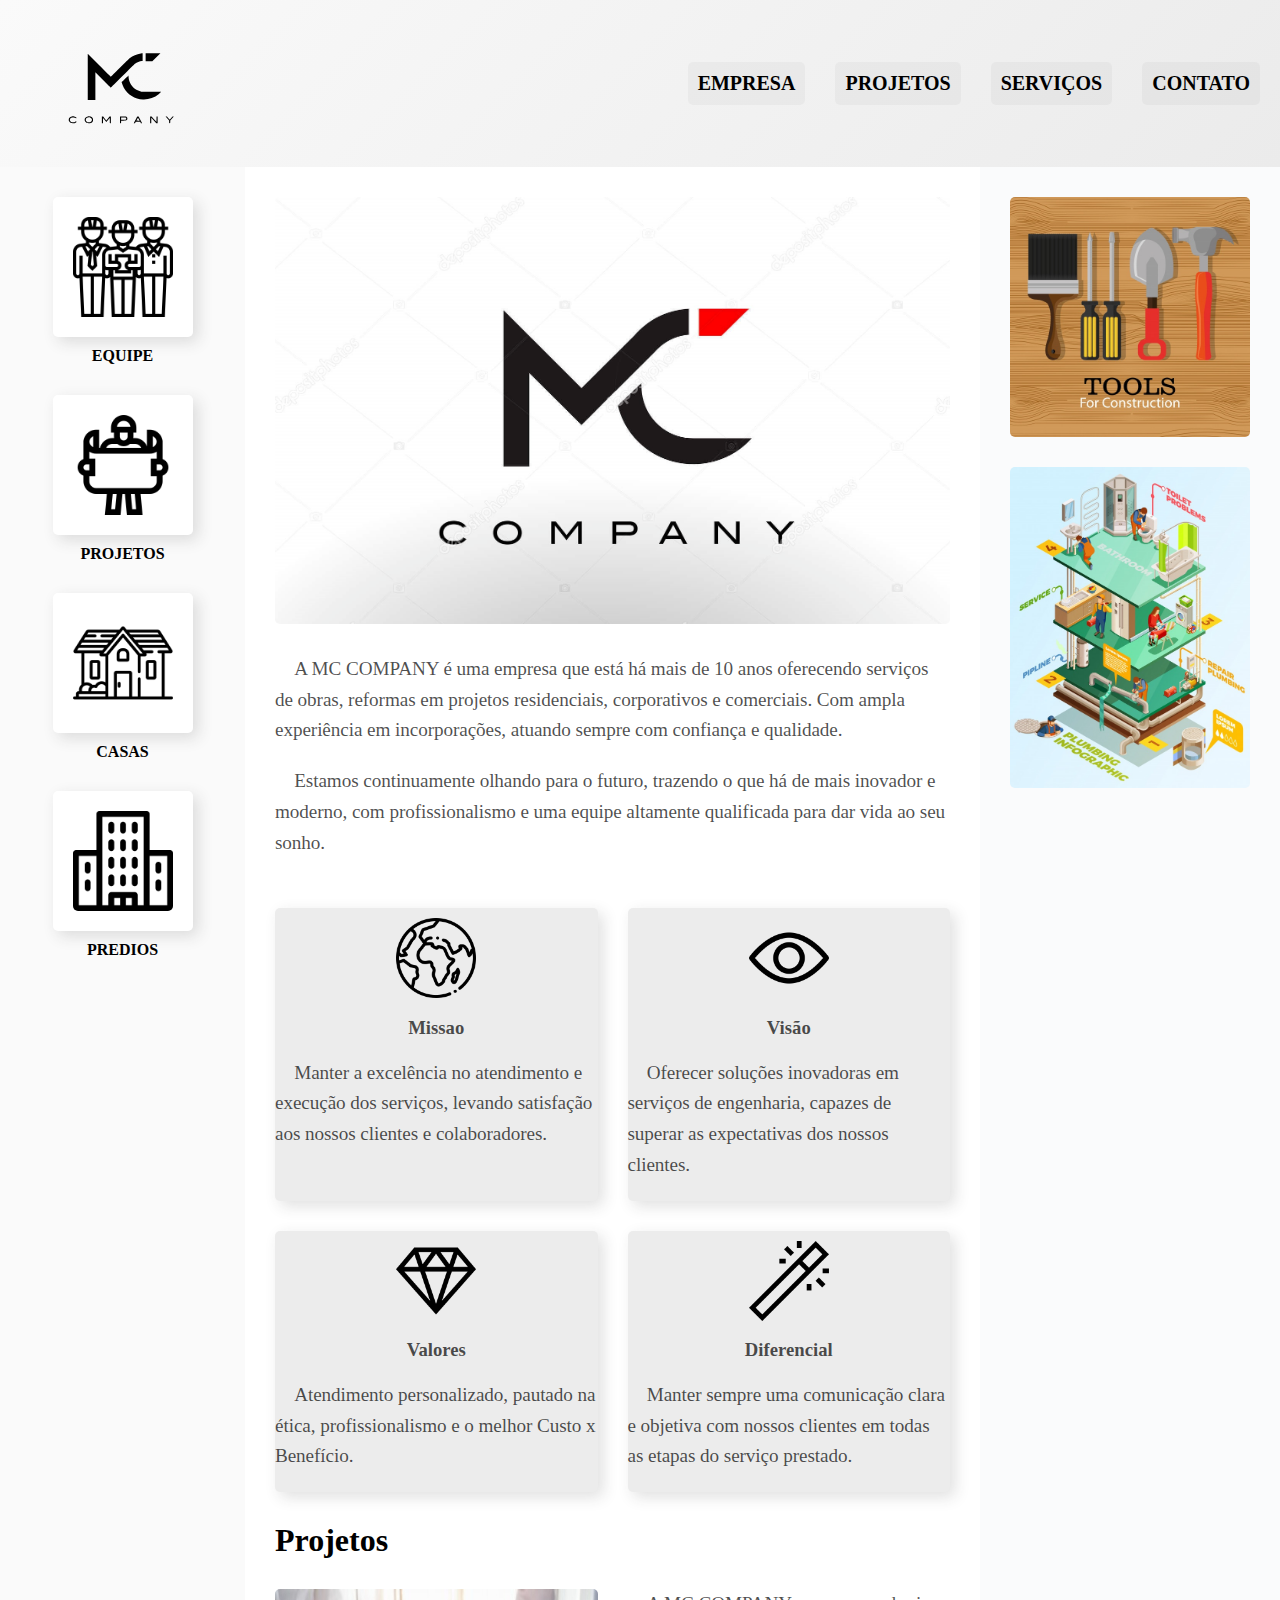
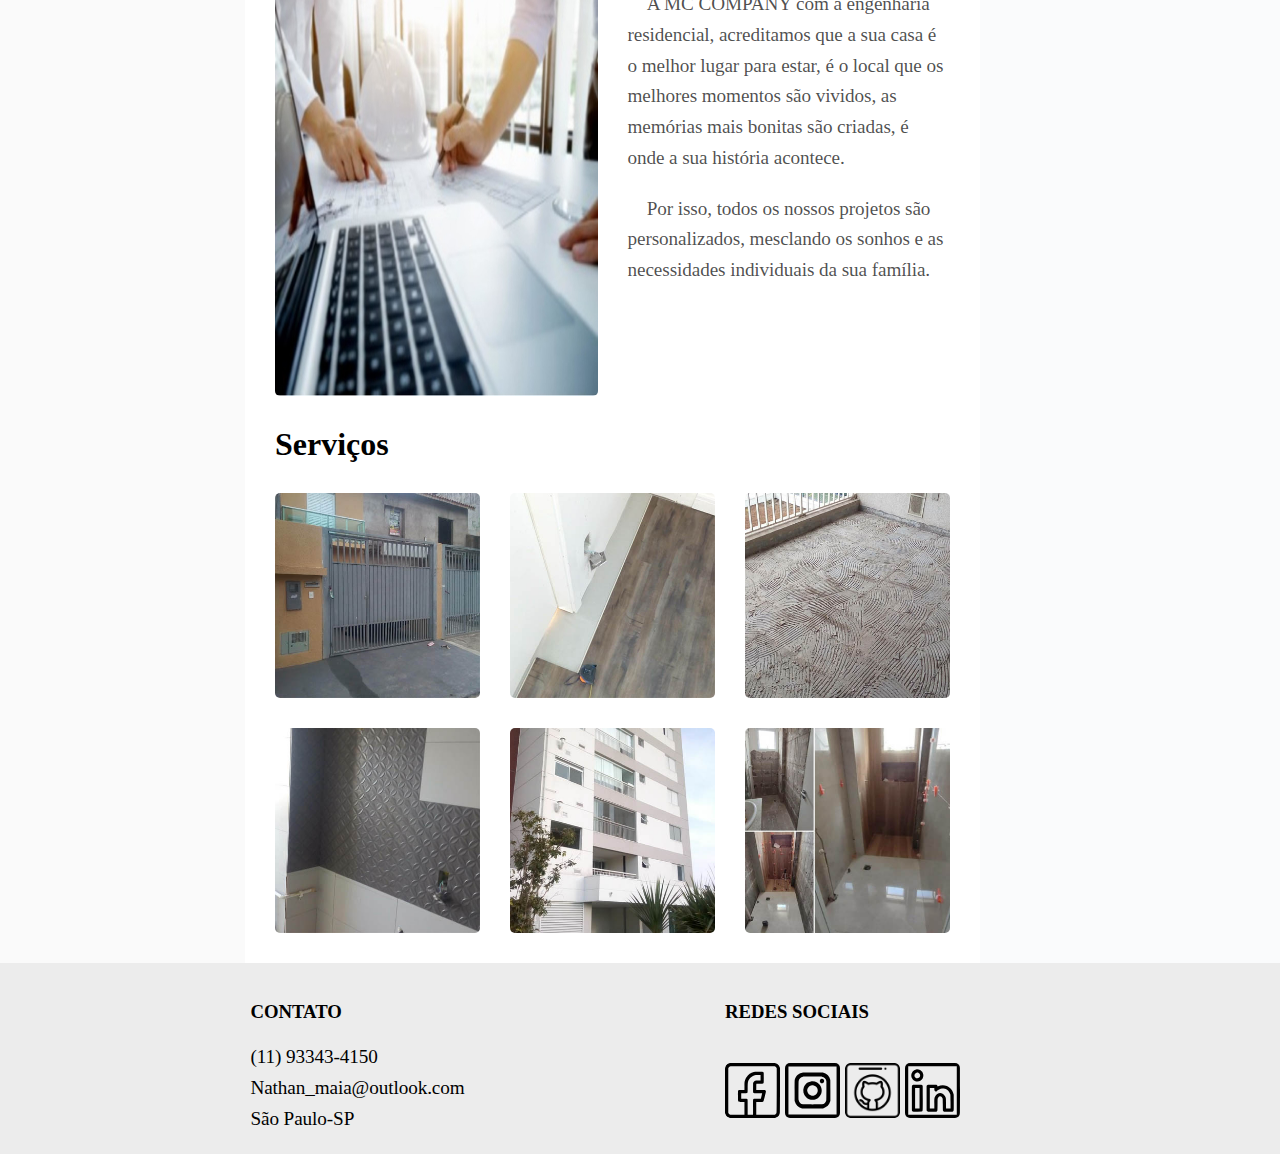
<file: index.html>
<!DOCTYPE html>
<html lang="pt-br">
<head>
  <meta charset="UTF-8">
  <meta http-equiv="X-UA-Compatible" content="IE=edge">
  <meta name="viewport" content="width=device-width, initial-scale=1.0">
  <link rel="shortcut icon" href="./img/logo/logo.ico" />
  <link href="https://fonts.googleapis.com/css2?family=Vollkorn:ital,wght@0,400;0,700;1,400&display=swap" rel="stylesheet">
  <link rel="stylesheet" href="./css/style.css">
  <title>MC COMPANY</title>
</head>
<body>
  <div class="estrutura">
    <header class="header">
      <a href="index.html" class="logo"><img src="./img/logo/logo.svg" alt="Logo MVC"></a>

      <nav>
        <ul class = "menu">
          <li><a href="empresa.html">Empresa</a></li>
          <li><a href="projetos.html">Projetos</a></li>
          <li><a href="servicos.html">Serviços</a></li>
          <li><a href="contato.html">Contato</a></li>
        </ul>
      </nav>
    </header>

    <nav class="sidenav">
      <ul>
        <div class="sidenav_media">
          <li><a href="equipe.html"><img src="./img/sidenav/equipe.png" alt=""></a></li>
          <p>EQUIPE</p>
        </div>
        
        <div class="sidenav_media">
          <li><a href=""><img src="./img//sidenav/projetos.png" alt=""></a></li>
          <p>PROJETOS</p>
        </div>
        <div class="sidenav_media">
          <li><a href=""><img src="./img//sidenav/casas.png" alt=""></a></li>
          <p>CASAS</p>
        </div>

        <div class="sidenav_media">
          <li><a href=""><img src="./img//sidenav/predios.png" alt=""></a></li>
          <p>PREDIOS</p>
        </div>
      </ul>
    </nav>

    <main class="content">
      <div class="titulo col_wide">
        <img src="./img/logo/logo.png" alt="">
      </div>
      <div class="col_wide "> 
        <p>A MC COMPANY é uma empresa que está há mais de 10 anos oferecendo serviços de obras, reformas em projetos residenciais, corporativos e comerciais. Com ampla experiência em incorporações, atuando sempre com confiança e qualidade.</p>
        <p>Estamos continuamente olhando para o futuro, trazendo o que há de mais inovador e moderno, com profissionalismo e uma equipe altamente qualificada para dar vida ao seu sonho.</p>
      </div> 
      <div class="valores">
        <img src="./img/valores/terra.png" alt="">
        <h3>Missao</h3>
        <p>Manter a excelência no atendimento e execução dos serviços, levando satisfação aos nossos clientes e colaboradores.</p>
      </div>

      <div class="valores">
        <img src="./img/valores/visao.png" alt="">
        <h3>Visão</h3>
        <p>Oferecer soluções inovadoras em serviços de engenharia, capazes de superar as expectativas dos nossos clientes.</p>
      </div>

      <div class="valores">
        <img src="./img/valores/diamante.png" alt="">
        <h3>Valores</h3>
        <p>Atendimento personalizado, pautado na ética, profissionalismo e o melhor Custo x Benefício.</p>
      </div>

      <div class="valores">
        <img src="./img/valores/varinha.png" alt="">
        <h3>Diferencial</h3>
        <p>Manter sempre uma comunicação clara e objetiva com nossos clientes em todas as etapas do serviço prestado.</p>
      </div>

        <div class="col_wide">
          <h1>Projetos</h1>
        </div>

        <img class="imagem_1" src="./img/projetos.jpg" alt="">
        <div>
          <p>A MC COMPANY com a engenharia residencial, acreditamos que a sua casa é o melhor lugar para estar, é o local que os melhores momentos são vividos, as memórias mais bonitas são criadas, é onde a sua história acontece.</p>

          <p> Por isso, todos os nossos projetos são personalizados, mesclando os sonhos e as necessidades individuais da sua família.</p>
        </div>
     
      
      <div class="servicos col_wide">
        <h1 class="col_wide">Serviços</h1>
        <img src="./img/servicos/servico1.jpg" alt="">
        <img src="./img/servicos/servico2.jpg" alt="">
        <img src="./img/servicos/servico3.jpg" alt="">
        <img src="./img/servicos/servico4.jpg" alt="">
        <img src="./img/servicos/servico5.jpg" alt="">
        <img src="./img/servicos/servico6.jpg" alt="">
        
      </div>

    </main>
    <aside class="anuncio">
      <img src="./img/anuncio/anuncio1.jpg" alt="">
      <img src="./img/anuncio/anuncio2.jpg" alt="">
    </aside>

    <footer class="footer">
      <div class="contato">
        <h3>CONTATO</h3>
        <p>(11) 93343-4150</p>
        <p>Nathan_maia@outlook.com</p>
        <p>São Paulo-SP</p>
      </div>

      <div class="redes_sociais">
        <h3 class="col_wide">REDES SOCIAIS</h3>
        <a href="https://www.facebook.com/nathan.maia.336" target="_blank"><img src="./img/redes sociais/facebook.svg" alt=""></a>
        <a href="https://www.instagram.com/nathan.maia/" target="_blank"><img src="./img/redes sociais/instagram.svg" alt=""></a>
        <a href="https://github.com/Nathan-maya" target="_blank"><img src="./img/redes sociais/github.png" alt=""></a>
        <a href="https://www.linkedin.com/in/nathan-m-bb2a72142/" target="_blank"><img src="./img/redes sociais/linkedin.svg" alt=""></a>
      </div>

      
    </footer>
  </div>
</body>
</html>
</file>
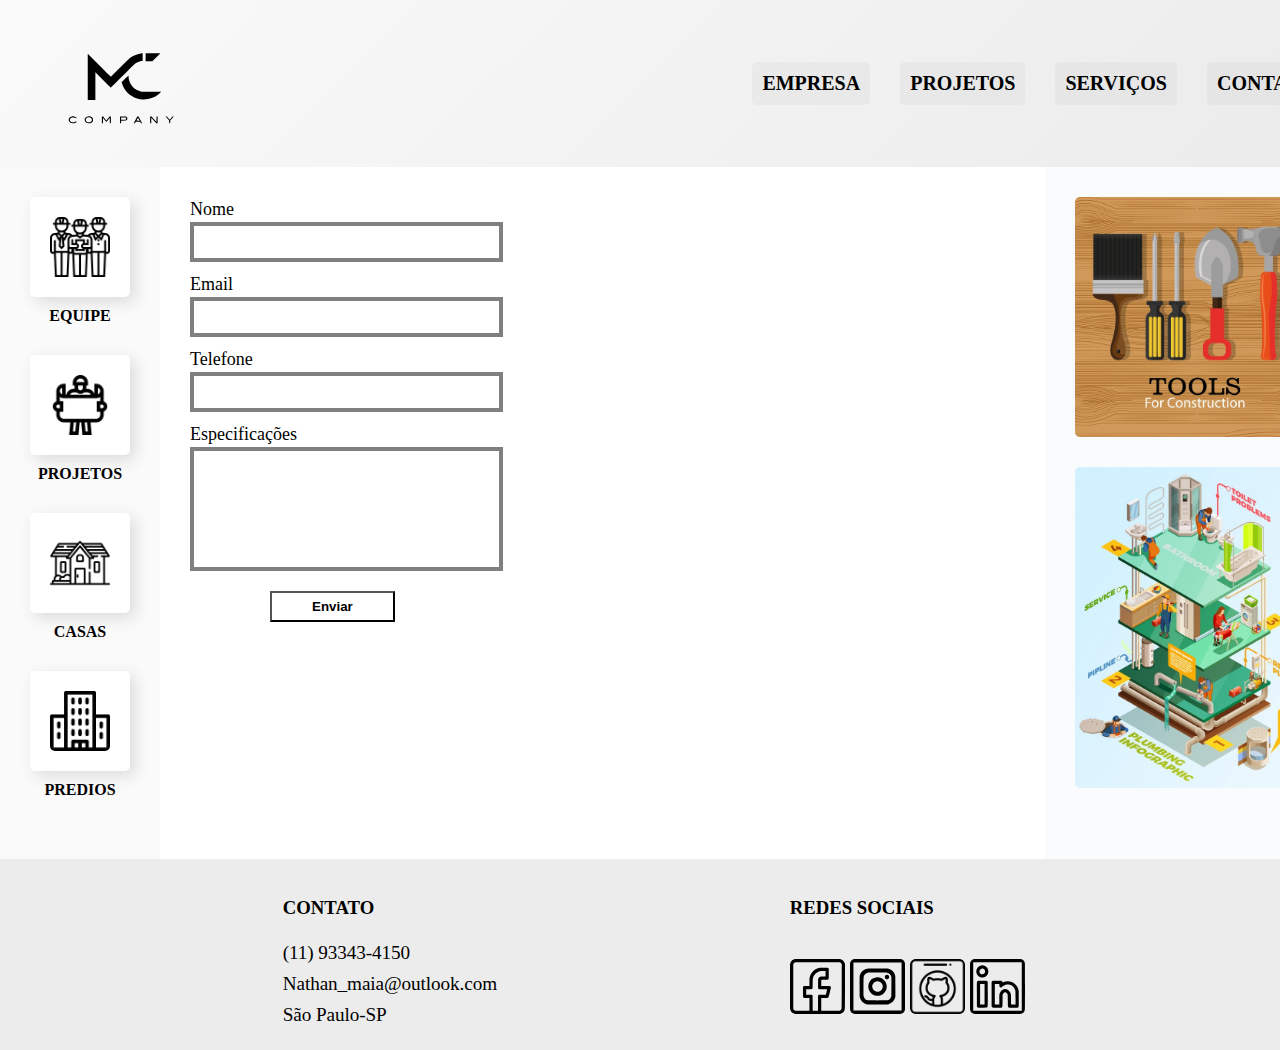
<file: contato.html>
<!DOCTYPE html>
<html lang="pt-br">
<head>
  <meta charset="UTF-8">
  <meta http-equiv="X-UA-Compatible" content="IE=edge">
  <meta name="viewport" content="width=device-width, initial-scale=1.0">
  <link rel="shortcut icon" href="./img/logo/logo.ico" />
  <link href="https://fonts.googleapis.com/css2?family=Vollkorn:ital,wght@0,400;0,700;1,400&display=swap" rel="stylesheet">
  <link rel="stylesheet" href="./css/style.css">
  <title>MC COMPANY</title>
</head>
<body>
  <div class="estrutura">
    <header class="header">
      <a href="index.html" class="logo"><img src="./img/logo/logo.svg" alt="Logo MVC"></a>

      <nav>
        <ul>
          <li><a href="empresa.html">Empresa</a></li>
          <li><a href="projetos.html">Projetos</a></li>
          <li><a href="servicos.html">Serviços</a></li>
          <li><a href="contato.html">Contato</a></li>
        </ul>
      </nav>
    </header>

    <nav class="sidenav">
      <ul>
        <div class="sidenav_media">
          <li><a href=""><img src="./img/sidenav/equipe.png" alt=""></a></li>
          <p>EQUIPE</p>
        </div>
        
        <div class="sidenav_media">
          <li><a href=""><img src="./img//sidenav/projetos.png" alt=""></a></li>
          <p>PROJETOS</p>
        </div>
        <div class="sidenav_media">
          <li><a href=""><img src="./img//sidenav/casas.png" alt=""></a></li>
          <p>CASAS</p>
        </div>

        <div class="sidenav_media">
          <li><a href=""><img src="./img//sidenav/predios.png" alt=""></a></li>
          <p>PREDIOS</p>
        </div>
      </ul>
    </nav>

    <main class="content">
      <form id="form_contato " method="POST" action="./enviar-sendgrid.php" class="form_contato grid-8 formphp">
        <label for="nome">Nome</label>
        <input type="text" id="nome" name="nome" required>
  
        <label for="email">Email</label>
        <input type="email" id="Email" name="email" required>
  
        <label for="telefone">Telefone</label>
        <input type="text" id="telefone" name="telefone">
  
        <label class="nao-aparece">Se você nao é robô, deixe em branco</label>
        <input type="text" class="nao-aparece" name="leaveblank">
  
        <label class="nao-aparece">Se você nao é robô, nao mude este campo</label>
        <input type="text" class="nao-aparece" name="dontchange" value="http://">
  
        <label for="espec">Especificações</label>
        <textarea name="espec" id="espec" required></textarea>
  
        <button id="enviar" name="enviar" type="submit" class="btn btn-grey">Enviar</button>
      </form>
      <iframe class="mapa" src="https://www.google.com/maps/embed?pb=!1m18!1m12!1m3!1d3658.4339944729777!2d-46.5473849855443!3d-23.51688806583538!2m3!1f0!2f0!3f0!3m2!1i1024!2i768!4f13.1!3m3!1m2!1s0x94ce5fb2a7258097%3A0x26502dbbdcc7465a!2sRua%20Norberto%20Esteves%20-%20Vila%20Sao%20Geraldo%2C%20S%C3%A3o%20Paulo%20-%20SP%2C%2003609-090!5e0!3m2!1spt-BR!2sbr!4v1631719675756!5m2!1spt-BR!2sbr" width="600" height="450" style="border:0;" allowfullscreen="" loading="lazy"></iframe>

    </main>
    <aside class="anuncio">
      <img src="./img/anuncio/anuncio1.jpg" alt="">
      <img src="./img/anuncio/anuncio2.jpg" alt="">
    </aside>

    <footer class="footer">
      <div class="contato">
        <h3>CONTATO</h3>
        <p>(11) 93343-4150</p>
        <p>Nathan_maia@outlook.com</p>
        <p>São Paulo-SP</p>
      </div>

      <div class="redes_sociais">
        <h3 class="col_wide">REDES SOCIAIS</h3>
        <a href="https://www.facebook.com/nathan.maia.336" target="_blank"><img src="./img/redes sociais/facebook.svg" alt=""></a>
        <a href="https://www.instagram.com/nathan.maia/" target="_blank"><img src="./img/redes sociais/instagram.svg" alt=""></a>
        <a href="https://github.com/Nathan-maya" target="_blank"><img src="./img/redes sociais/github.png" alt=""></a>
        <a href="https://www.linkedin.com/in/nathan-m-bb2a72142/" target="_blank"><img src="./img/redes sociais/linkedin.svg" alt=""></a>
      </div>

      
    </footer>
  </div>
</body>
</html>
</file>
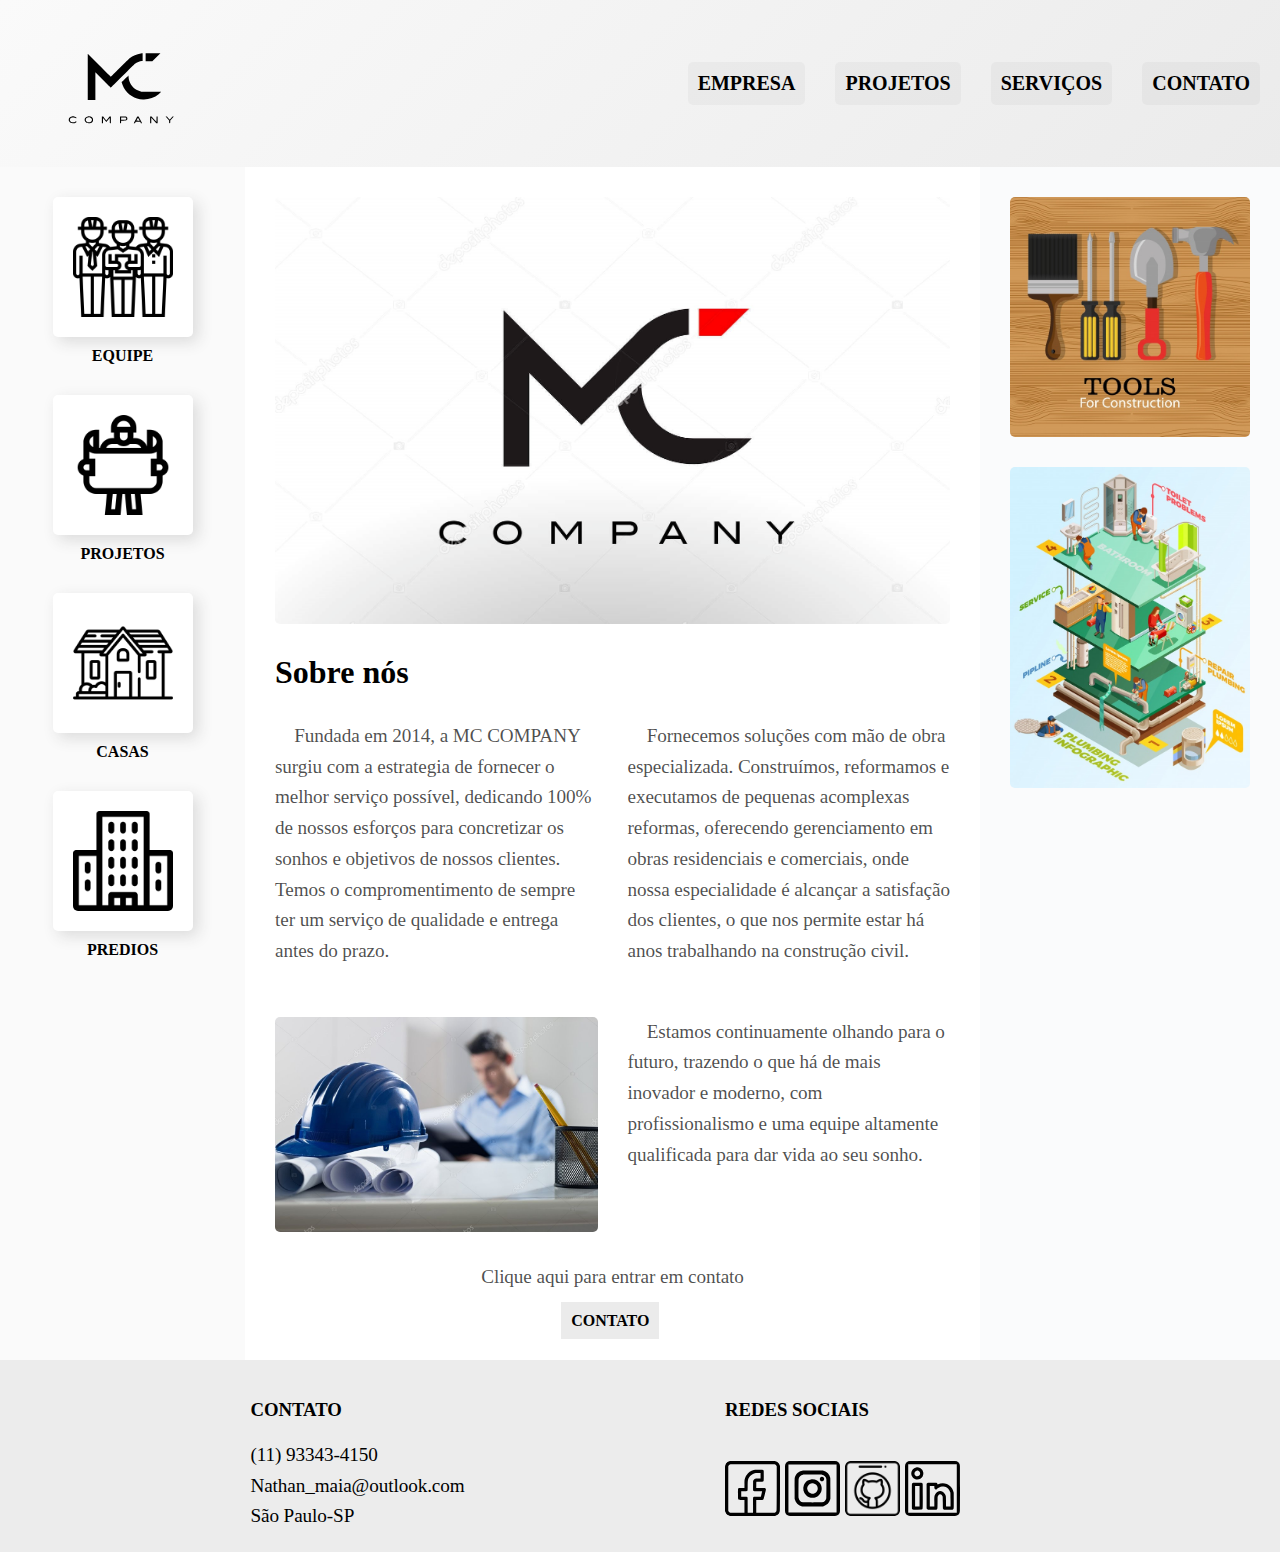
<file: empresa.html>
<!DOCTYPE html>
<html lang="pt-br">

<head>
  <meta charset="UTF-8">
  <meta http-equiv="X-UA-Compatible" content="IE=edge">
  <meta name="viewport" content="width=device-width, initial-scale=1.0">
  <link rel="shortcut icon" href="./img/logo/logo.ico" />
  <link href="https://fonts.googleapis.com/css2?family=Vollkorn:ital,wght@0,400;0,700;1,400&display=swap" rel="stylesheet">
  <link rel="stylesheet" href="./css/style.css">




  <title>MC COMPANY</title>
</head>

<body>
  <div class="estrutura">
    <header class="header">
      <a href="index.html" class="logo"><img src="./img/logo/logo.svg" alt="Logo MVC"></a>

      <nav>
        <ul>
          <li><a href="empresa.html">Empresa</a></li>
          <li><a href="projetos.html">Projetos</a></li>
          <li><a href="servicos.html">Serviços</a></li>
          <li><a href="contato.html">Contato</a></li>
        </ul>
      </nav>
    </header>

    <nav class="sidenav">
      <ul>
        <div class="sidenav_media">
          <li><a href=""><img src="./img/sidenav/equipe.png" alt=""></a></li>
          <p>EQUIPE</p>
        </div>

        <div class="sidenav_media">
          <li><a href=""><img src="./img//sidenav/projetos.png" alt=""></a></li>
          <p>PROJETOS</p>
        </div>
        <div class="sidenav_media">
          <li><a href=""><img src="./img//sidenav/casas.png" alt=""></a></li>
          <p>CASAS</p>
        </div>

        <div class="sidenav_media">
          <li><a href=""><img src="./img//sidenav/predios.png" alt=""></a></li>
          <p>PREDIOS</p>
        </div>
      </ul>
    </nav>

    <main class="content">
      <div class="col_wide">
        <img src="./img/logo/logo.png" alt="">
      </div>

      <h1 class="col_wide">Sobre nós</h1>
      <p>
        Fundada em 2014, a MC COMPANY surgiu com a estrategia de fornecer o melhor serviço possível, dedicando 100% de nossos esforços para concretizar os sonhos e objetivos de nossos clientes. Temos o compromentimento de sempre ter um serviço de qualidade e entrega antes do prazo.
      </p>
      <p>
        Fornecemos soluções com mão de obra especializada. Construímos, reformamos e executamos de pequenas acomplexas reformas, oferecendo gerenciamento em obras residenciais e comerciais, onde nossa especialidade é alcançar a satisfação dos clientes, o que nos permite estar há anos trabalhando na construção civil.</p>
      <img src="/img/sobre.jpg" alt="">
      <p>Estamos continuamente olhando para o futuro, trazendo o que há de mais inovador e moderno, com profissionalismo e uma equipe altamente qualificada para dar vida ao seu sonho.</p>

      <div class="col_wide centralizado">
        <p>Clique aqui para entrar em contato</p>
        <a href="contato.html" class="btn">CONTATO</a>
      </div>


    </main>
    <aside class="anuncio">
      <img src="./img/anuncio/anuncio1.jpg" alt="">
      <img src="./img/anuncio/anuncio2.jpg" alt="">
    </aside>

    <footer class="footer">
      <div class="contato">
        <h3>CONTATO</h3>
        <p>(11) 93343-4150</p>
        <p>Nathan_maia@outlook.com</p>
        <p>São Paulo-SP</p>
      </div>

      <div class="redes_sociais">
        <h3 class="col_wide">REDES SOCIAIS</h3>
        <a href="https://www.facebook.com/nathan.maia.336" target="_blank"><img src="./img/redes sociais/facebook.svg" alt=""></a>
        <a href="https://www.instagram.com/nathan.maia/" target="_blank"><img src="./img/redes sociais/instagram.svg" alt=""></a>
        <a href="https://github.com/Nathan-maya" target="_blank"><img src="./img/redes sociais/github.png" alt=""></a>
        <a href="https://www.linkedin.com/in/nathan-m-bb2a72142/" target="_blank"><img src="./img/redes sociais/linkedin.svg" alt=""></a>
      </div>


    </footer>
  </div>
</body>

</html>
</file>
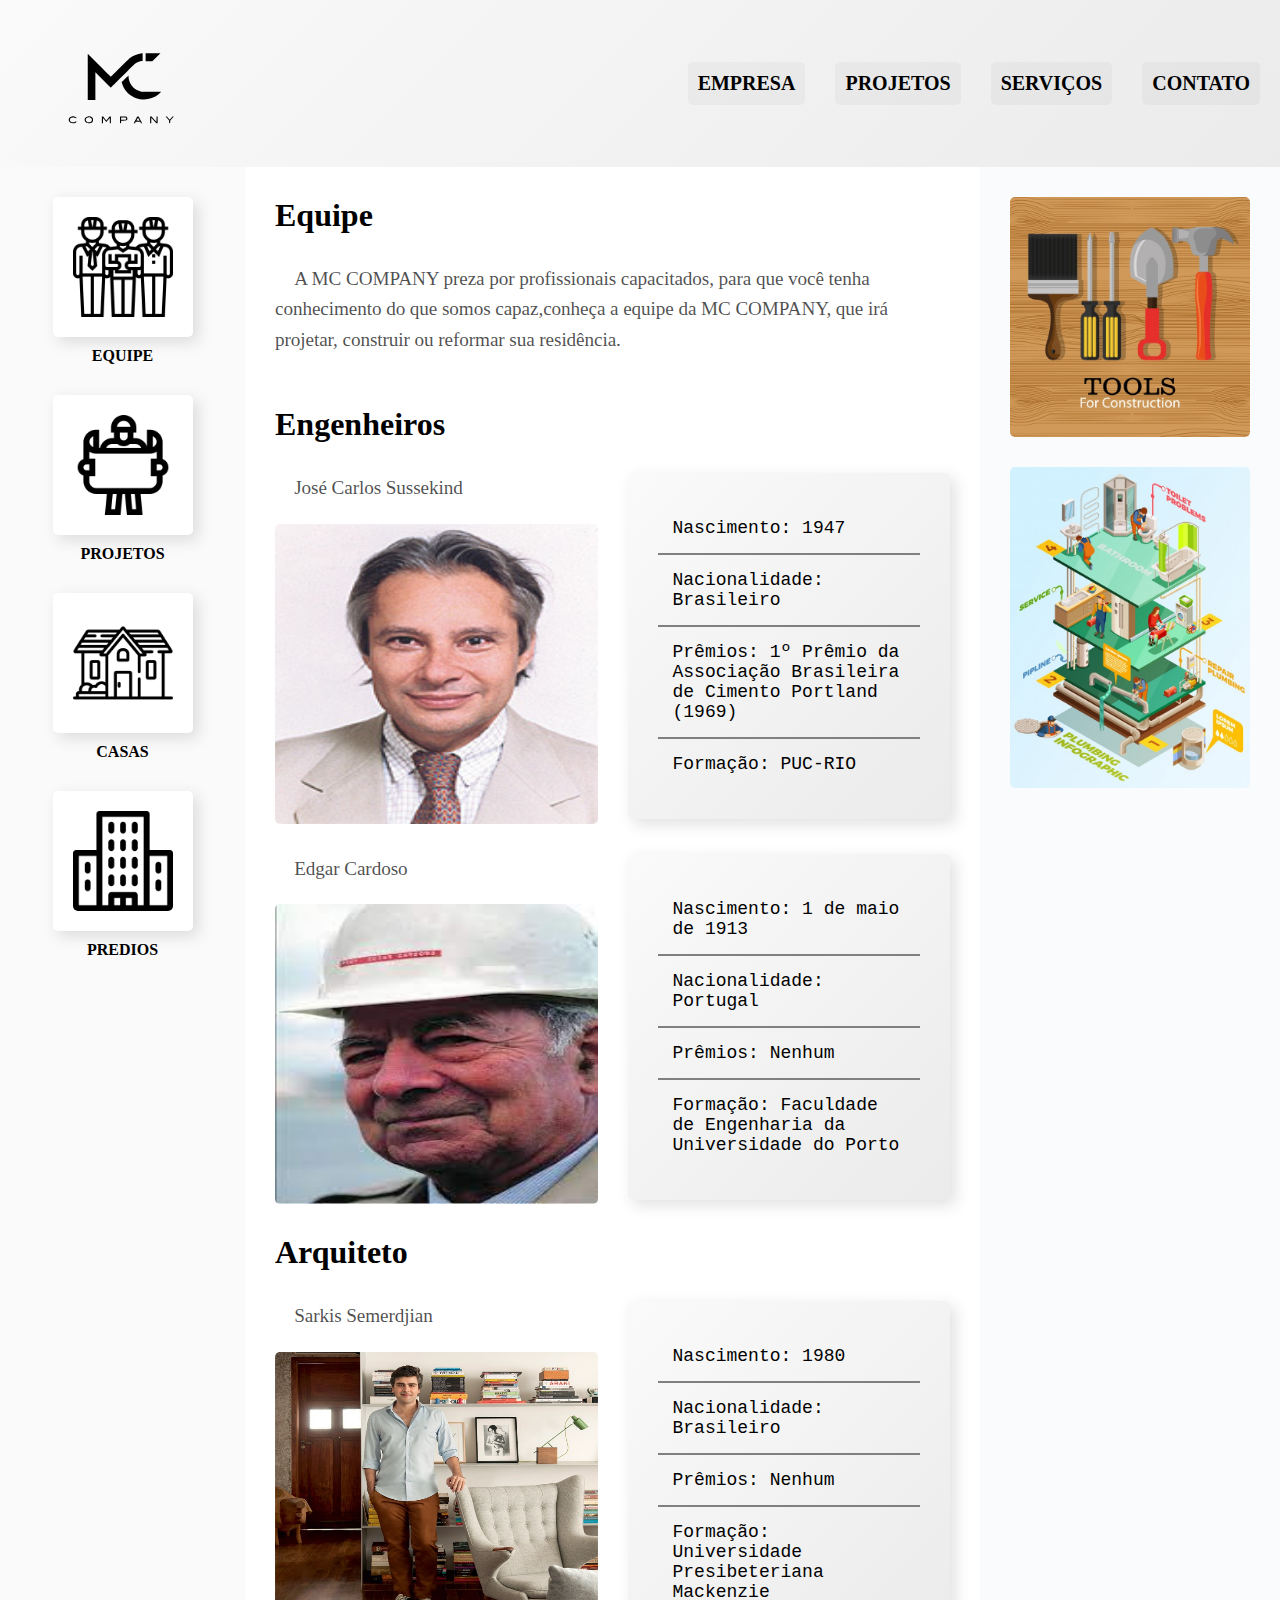
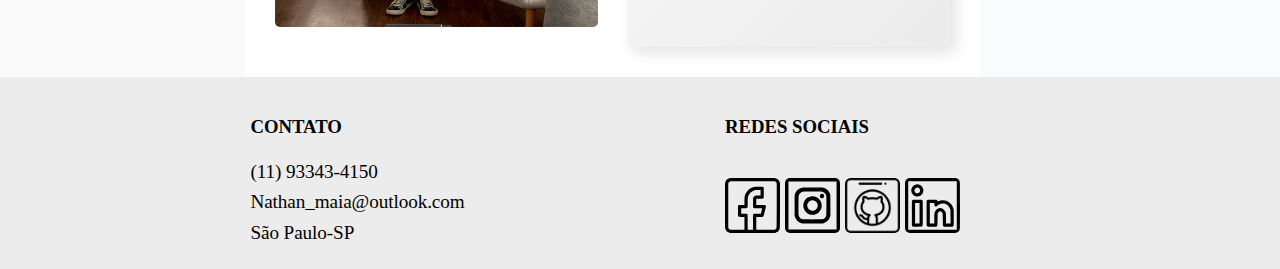
<file: equipe.html>
<!DOCTYPE html>
<html lang="pt-br">

<head>
  <meta charset="UTF-8">
  <meta http-equiv="X-UA-Compatible" content="IE=edge">
  <meta name="viewport" content="width=device-width, initial-scale=1.0">
  <link rel="shortcut icon" href="./img/logo/logo.ico" />
  <link href="https://fonts.googleapis.com/css2?family=Vollkorn:ital,wght@0,400;0,700;1,400&display=swap" rel="stylesheet">
  <link rel="stylesheet" href="./css/style.css">
  <title>MC COMPANY</title>
</head>

<body>
  <div class="estrutura">
    <header class="header">
      <a href="index.html" class="logo"><img src="./img/logo/logo.svg" alt="Logo MVC"></a>

      <nav>
        <ul>
          <li><a href="empresa.html">Empresa</a></li>
          <li><a href="projetos.html">Projetos</a></li>
          <li><a href="servicos.html">Serviços</a></li>
          <li><a href="contato.html">Contato</a></li>
        </ul>
      </nav>
    </header>

    <nav class="sidenav">
      <ul>
        <div class="sidenav_media">
          <li><a href=""><img src="./img/sidenav/equipe.png" alt=""></a></li>
          <p>EQUIPE</p>
        </div>

        <div class="sidenav_media">
          <li><a href=""><img src="./img//sidenav/projetos.png" alt=""></a></li>
          <p>PROJETOS</p>
        </div>
        <div class="sidenav_media">
          <li><a href=""><img src="./img//sidenav/casas.png" alt=""></a></li>
          <p>CASAS</p>
        </div>

        <div class="sidenav_media">
          <li><a href=""><img src="./img//sidenav/predios.png" alt=""></a></li>
          <p>PREDIOS</p>
        </div>
      </ul>
    </nav>

    <main class="content">

      <h1 class="col_wide">Equipe</h1>
      <p class="col_wide">A MC COMPANY preza por profissionais capacitados, para que você tenha conhecimento do que somos capaz,conheça a equipe da MC COMPANY, que irá projetar, construir ou reformar sua residência.</p>


      <h1 class="col_wide">Engenheiros </h1>
      <div class="engenheiros">
        <p>José Carlos Sussekind</p>
        <img src="./img/engenheiros/Josecarlossussekind.jpg" alt="">
      </div>
      <ul class="atributos">
        <li>Nascimento: 1947 </li>
        <li>Nacionalidade: Brasileiro</li>
        <li>Prêmios: 1º Prêmio da Associação Brasileira de Cimento Portland (1969)</li>
        <li>Formação: PUC-RIO</li>
      </ul>

      <div class="engenheiros">
        <p>Edgar Cardoso</p>
        <img src="./img/engenheiros/edgar.jpg" alt="">
      </div>
      <ul class="atributos">
        <li>Nascimento: 1 de maio de 1913 </li>
        <li>Nacionalidade: Portugal</li>
        <li>Prêmios: Nenhum</li>
        <li>Formação: Faculdade de Engenharia da Universidade do Porto</li>
      </ul>

      <h1 class="col_wide">Arquiteto</h1>
      <div class="arquiteto">
        <p>Sarkis Semerdjian</p>
        <img src="./img/arquitetos/Sarkis-Semerdjian.jpg" alt="">
      </div>
      <ul class="atributos">
        <li>Nascimento: 1980 </li>
        <li>Nacionalidade: Brasileiro</li>
        <li>Prêmios: Nenhum</li>
        <li>Formação: Universidade Presibeteriana Mackenzie</li>
      </ul>




    </main>
    <aside class="anuncio">
      <img src="./img/anuncio/anuncio1.jpg" alt="">
      <img src="./img/anuncio/anuncio2.jpg" alt="">
    </aside>

    <footer class="footer">
      <div class="contato">
        <h3>CONTATO</h3>
        <p>(11) 93343-4150</p>
        <p>Nathan_maia@outlook.com</p>
        <p>São Paulo-SP</p>
      </div>

      <div class="redes_sociais">
        <h3 class="col_wide">REDES SOCIAIS</h3>
        <a href="https://www.facebook.com/nathan.maia.336" target="_blank"><img src="./img/redes sociais/facebook.svg" alt=""></a>
        <a href="https://www.instagram.com/nathan.maia/" target="_blank"><img src="./img/redes sociais/instagram.svg" alt=""></a>
        <a href="https://github.com/Nathan-maya" target="_blank"><img src="./img/redes sociais/github.png" alt=""></a>
        <a href="https://www.linkedin.com/in/nathan-m-bb2a72142/" target="_blank"><img src="./img/redes sociais/linkedin.svg" alt=""></a>
      </div>


    </footer>
  </div>
</body>

</html>
</file>
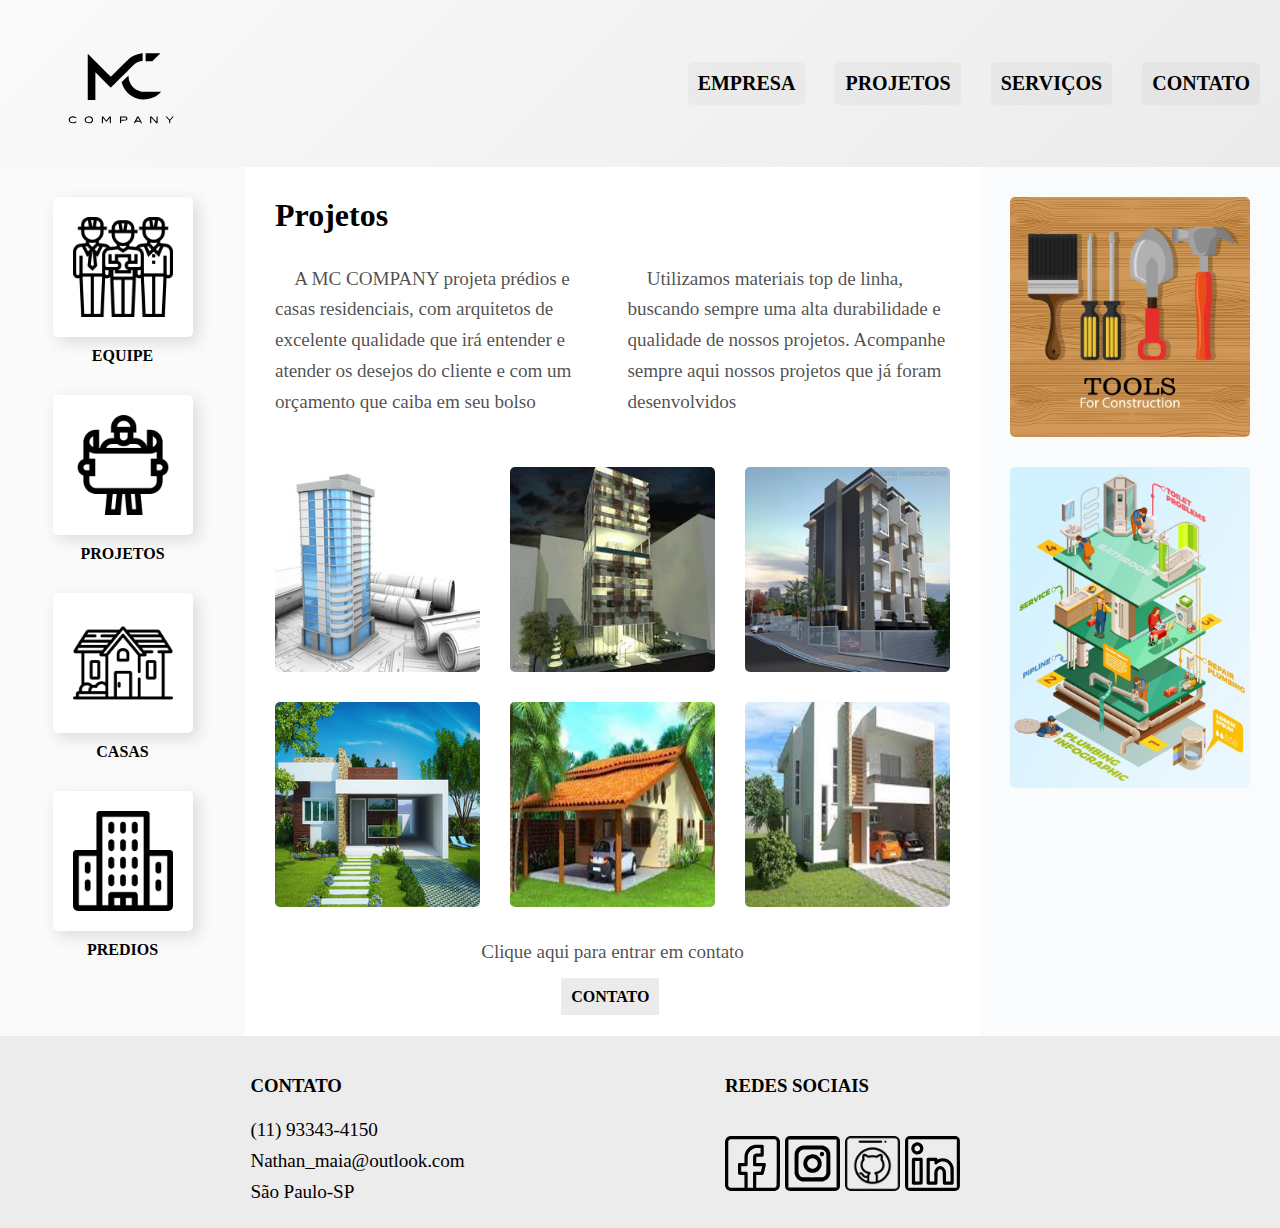
<file: projetos.html>
<!DOCTYPE html>
<html lang="pt-br">
<head>
  <meta charset="UTF-8">
  <meta http-equiv="X-UA-Compatible" content="IE=edge">
  <meta name="viewport" content="width=device-width, initial-scale=1.0">
  <link rel="shortcut icon" href="./img/logo/logo.ico" />
  <link href="https://fonts.googleapis.com/css2?family=Vollkorn:ital,wght@0,400;0,700;1,400&display=swap" rel="stylesheet">
  <link rel="stylesheet" href="./css/style.css">
  <title>MC COMPANY</title>
</head>
<body>
  <div class="estrutura">
    <header class="header">
      <a href="index.html" class="logo"><img src="./img/logo/logo.svg" alt="Logo MVC"></a>

      <nav>
        <ul>
          <li><a href="empresa.html">Empresa</a></li>
          <li><a href="projetos.html">Projetos</a></li>
          <li><a href="servicos.html">Serviços</a></li>
          <li><a href="contato.html">Contato</a></li>
        </ul>
      </nav>
    </header>

    <nav class="sidenav">
      <ul>
        <div class="sidenav_media">
          <li><a href=""><img src="./img/sidenav/equipe.png" alt=""></a></li>
          <p>EQUIPE</p>
        </div>
        
        <div class="sidenav_media">
          <li><a href=""><img src="./img//sidenav/projetos.png" alt=""></a></li>
          <p>PROJETOS</p>
        </div>
        <div class="sidenav_media">
          <li><a href=""><img src="./img//sidenav/casas.png" alt=""></a></li>
          <p>CASAS</p>
        </div>

        <div class="sidenav_media">
          <li><a href=""><img src="./img//sidenav/predios.png" alt=""></a></li>
          <p>PREDIOS</p>
        </div>
      </ul>
    </nav>

    <main class="content">
      <h1 class="col_wide">Projetos</h1>
      <p>A MC COMPANY projeta prédios e casas residenciais, com arquitetos de excelente qualidade que irá entender e atender os desejos do cliente e com um orçamento que caiba em seu bolso</p>
      <p>Utilizamos materiais top de linha, buscando sempre uma alta durabilidade e qualidade de nossos projetos. Acompanhe sempre aqui nossos projetos que já foram desenvolvidos </p>
      <div class="servicos col_wide">
        <img src="./img/projetos/projeto-predio1.jpg" alt="">
        <img src="./img/projetos/projeto-predio2.jpg" alt="">
        <img src="./img/projetos/projeto-predio3.jpg" alt="">
        <img src="./img/projetos/projeto-residencial1.jpg" alt="">
        <img src="./img/projetos/projeto-residencial2.jpg" alt="">
        <img src="./img/projetos/projeto-residencial3.jpg" alt="">
      </div>
      <div class="col_wide centralizado">
        <p >Clique aqui para entrar em contato</p>
        <a href="contato.html" class="btn">CONTATO</a>
      </div>
      

    </main>
    <aside class="anuncio">
      <img src="./img/anuncio/anuncio1.jpg" alt="">
      <img src="./img/anuncio/anuncio2.jpg" alt="">
    </aside>

    <footer class="footer">
      <div class="contato">
        <h3>CONTATO</h3>
        <p>(11) 93343-4150</p>
        <p>Nathan_maia@outlook.com</p>
        <p>São Paulo-SP</p>
      </div>

      <div class="redes_sociais">
        <h3 class="col_wide">REDES SOCIAIS</h3>
        <a href="https://www.facebook.com/nathan.maia.336" target="_blank"><img src="./img/redes sociais/facebook.svg" alt=""></a>
        <a href="https://www.instagram.com/nathan.maia/" target="_blank"><img src="./img/redes sociais/instagram.svg" alt=""></a>
        <a href="https://github.com/Nathan-maya" target="_blank"><img src="./img/redes sociais/github.png" alt=""></a>
        <a href="https://www.linkedin.com/in/nathan-m-bb2a72142/" target="_blank"><img src="./img/redes sociais/linkedin.svg" alt=""></a>
      </div>

      
    </footer>
  </div>
</body>
</html>
</file>
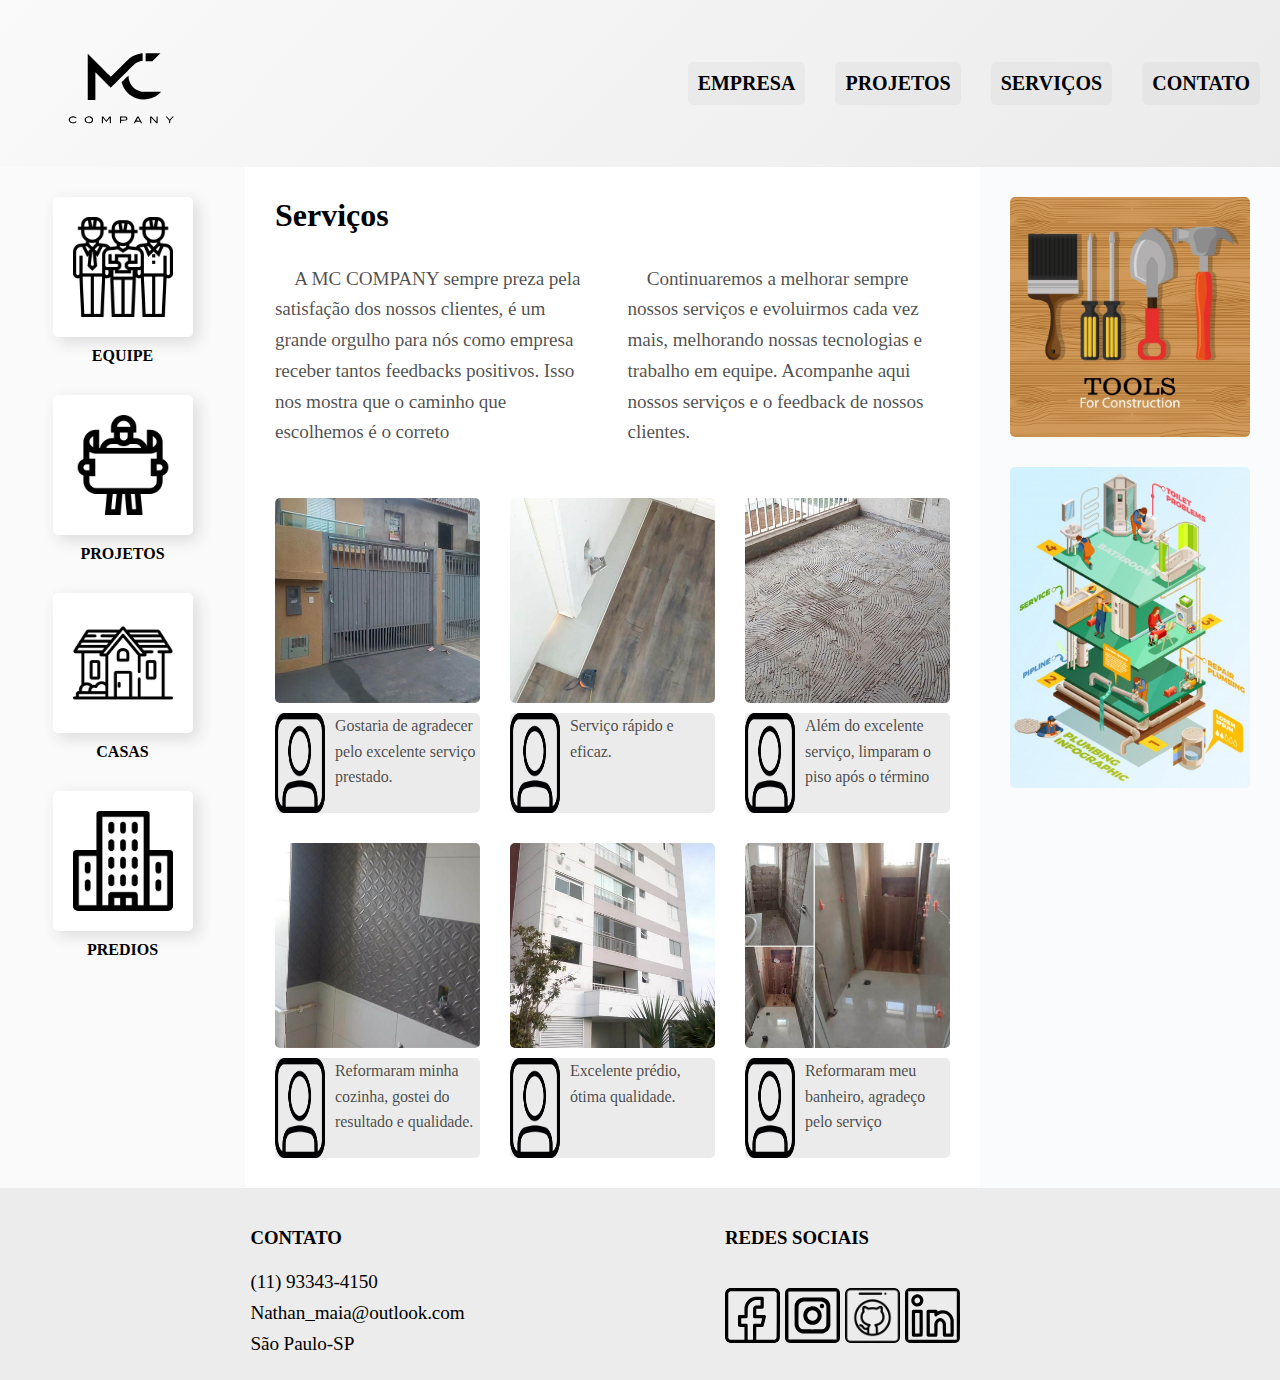
<file: servicos.html>
<!DOCTYPE html>
<html lang="pt-br">
<head>
  <meta charset="UTF-8">
  <meta http-equiv="X-UA-Compatible" content="IE=edge">
  <meta name="viewport" content="width=device-width, initial-scale=1.0">
  <link rel="shortcut icon" href="./img/logo/logo.ico" />
  <link href="https://fonts.googleapis.com/css2?family=Vollkorn:ital,wght@0,400;0,700;1,400&display=swap" rel="stylesheet">
  <link rel="stylesheet" href="./css/style.css">
  <title>MC COMPANY</title>
</head>
<body>
  <div class="estrutura">
    <header class="header">
      <a href="index.html" class="logo"><img src="./img/logo/logo.svg" alt="Logo MVC"></a>

      <nav>
        <ul>
          <li><a href="empresa.html">Empresa</a></li>
          <li><a href="projetos.html">Projetos</a></li>
          <li><a href="servicos.html">Serviços</a></li>
          <li><a href="contato.html">Contato</a></li>
        </ul>
      </nav>
    </header>

    <nav class="sidenav">
      <ul>
        <div class="sidenav_media">
          <li><a href=""><img src="./img/sidenav/equipe.png" alt=""></a></li>
          <p>EQUIPE</p>
        </div>
        
        <div class="sidenav_media">
          <li><a href=""><img src="./img//sidenav/projetos.png" alt=""></a></li>
          <p>PROJETOS</p>
        </div>
        <div class="sidenav_media">
          <li><a href=""><img src="./img//sidenav/casas.png" alt=""></a></li>
          <p>CASAS</p>
        </div>

        <div class="sidenav_media">
          <li><a href=""><img src="./img//sidenav/predios.png" alt=""></a></li>
          <p>PREDIOS</p>
        </div>
      </ul>
    </nav>

    <main class="content">

      <h1 class="col_wide">Serviços</h1>
      <p>A MC COMPANY sempre preza pela satisfação dos nossos clientes, é um grande orgulho para nós como empresa receber tantos feedbacks positivos. Isso nos mostra que o caminho que escolhemos é o correto</p>
      <p>Continuaremos a melhorar sempre nossos serviços e evoluirmos cada vez mais, melhorando nossas tecnologias e trabalho em equipe. Acompanhe aqui nossos serviços e o feedback de nossos clientes.</p>
      <div class="servicos_comentarios col_wide">
        <div>
          <img class="centralizado" src="./img/servicos/servico1.jpg" alt="">
          <div class="comentario">
            <img src="./img/usuario-icon.png" alt="">
            <p>Gostaria de agradecer pelo excelente serviço prestado.</p>
          </div>
        </div>
        <div>
          <img class="centralizado" src="./img/servicos/servico2.jpg" alt="">
          <div class="comentario">
            <img src="./img/usuario-icon.png" alt="">
            <p>Serviço rápido e eficaz.</p>
          </div>
        </div>

        <div>
          <img class="centralizado" src="./img/servicos/servico3.jpg" alt="">
          <div class="comentario">
            <img src="./img/usuario-icon.png" alt="">
            <p>Além do excelente serviço, limparam o piso após o término</p>
          </div>
        </div>

        <div>
          <img class="centralizado" src="./img/servicos/servico4.jpg" alt="">
          <div class="comentario">
            <img src="./img/usuario-icon.png" alt="">
            <p>Reformaram minha cozinha, gostei do resultado e qualidade.</p>
          </div>
        </div>

        <div>
          <img class="centralizado" src="./img/servicos/servico5.jpg" alt="">
          <div class="comentario">
            <img src="./img/usuario-icon.png" alt="">
            <p>Excelente prédio, ótima qualidade.</p>
          </div>
        </div>

        <div>
          <img class="centralizado" src="./img/servicos/servico6.jpg" alt="">
          <div class="comentario">
            <img src="./img/usuario-icon.png" alt="">
            <p>Reformaram meu banheiro, agradeço pelo serviço</p>
          </div>
        </div>
        
      </div>

    </main>
    <aside class="anuncio">
      <img src="./img/anuncio/anuncio1.jpg" alt="">
      <img src="./img/anuncio/anuncio2.jpg" alt="">
    </aside>

    <footer class="footer">
      <div class="contato">
        <h3>CONTATO</h3>
        <p>(11) 93343-4150</p>
        <p>Nathan_maia@outlook.com</p>
        <p>São Paulo-SP</p>
      </div>

      <div class="redes_sociais">
        <h3 class="col_wide">REDES SOCIAIS</h3>
        <a href="https://www.facebook.com/nathan.maia.336" target="_blank"><img src="./img/redes sociais/facebook.svg" alt=""></a>
        <a href="https://www.instagram.com/nathan.maia/" target="_blank"><img src="./img/redes sociais/instagram.svg" alt=""></a>
        <a href="https://github.com/Nathan-maya" target="_blank"><img src="./img/redes sociais/github.png" alt=""></a>
        <a href="https://www.linkedin.com/in/nathan-m-bb2a72142/" target="_blank"><img src="./img/redes sociais/linkedin.svg" alt=""></a>
      </div>

      
    </footer>
  </div>
</body>
</html>
</file>
<file: css/style.css>
body,p,h1,ul,li,blockquote{
  padding:0px;
  margin: 0px;
}

li{
  list-style:none;
}
a{
  text-decoration: none;
}
body{
  font-family: "Volkorn",Georgia,serif;
}
img{
  display: block;
  max-width: 100%;
  width: 100%;
  border-radius: 5px;
}




.estrutura{
  display:grid;
  grid-template-columns: minmax(160px,1fr) 3fr 300px;
  grid-template-areas: 
  "header header header"
  "sidenav content anuncio"
  "footer footer footer"
  ;
}
@media only screen and (max-width: 1200px){
  .estrutura{
    grid-template-areas:
    "header header header"
    "sidenav content content"
    "sidenav anuncio anuncio"
    "footer footer footer"
    ;
  }
}

@media only screen and (max-width:760px){
  .estrutura{
    grid-template-columns: 100%;
    grid-template-areas:"header"
    "sidenav"
    "content"
    "anuncio"
    "footer";
  }
}
.logo img{
  min-width: 150px;
  max-width:200px;
  
}
.logo img:hover{
  background: #EBEBEB;
}
/*Header*/
.header{
  grid-area: header;
  background: linear-gradient(135deg,#FAFAFA,#EBEBEB);
  padding: 20px;
  display: grid;
  grid-template-columns: 1fr auto;
  align-items: center;
}
.header nav ul{
  display:flex;
  flex-wrap: wrap;
}
.header nav a {
  display: block;
  padding:10px;
  color: #000000;
  text-transform: uppercase;
  font-weight: bold;
  font-size: 1.25em;
  background: rgba(0,0,0,0.03);
  border-radius: 5px;
  transition: 0.1s;
}
.header nav a:hover{
  background: #FAFAFA;
}
.header nav li+li{
  margin-left: 30px;
}

@media only screen and (max-width: 1200px){
  .header nav a{
    font-size: 1.2em;
  }
  .header nav li+li{
    margin-left: 10px;
  }
}
@media only screen and (max-width: 760px){
  .logo{
    margin-bottom: 20px;
  }
  .logo img{
    margin: 0 auto;
  }
  .header{
    padding:20px;
    grid-template-columns: auto;
  }
  .header nav ul{
    justify-content: center;
  }
  .header nav a{
    font-size: 0.9em;
  }
  .header nav li+li{
    margin-left: 10px;
  }
}
@media only screen and (max-width: 560px){
  .header nav ul{
    display: grid;
    grid-template-columns: auto auto;
    gap: 10px;
    
  }
  .header nav li{
    max-width: 100px;
    margin-top: 10px;
  }
  .header nav li a{
    text-align: left;
  }
  .header nav li+li{
    margin-left: 0px;
  }
}

/*Sidenav*/

.sidenav{
  grid-area: sidenav;
  background: #FAFAFA;
  padding: 30px;
}

.sidenav li a{
  display: block;
  min-width: 60px;
  max-width: 100px;
  margin: 0 auto 0 auto;
  background: white;
  padding: 20px;
  border-radius: 5px;
  box-shadow: 5px 5px 15px 0px rgb(44 44 44 / 15%);
  transition: .1s ease-out;
}

.sidenav li a:hover{
  background: #EBEBEB;
}
.sidenav p{
  text-align: center;
  margin: 10px 0 30px 0;
  font-weight: bold;
}

@keyframes seta{
  from{
    right:30px;
  }
  to{
    right: 20px;
  }
}

@media only screen and (max-width:760px){
  .sidenav{
    position:relative;
    overflow-x: auto;
    -webkit-overflow-scrolling: touch;
    -ms-overflow-style: -ms-autohiding-scrollbar;
  }
  /*.sidenav::after{
    content:"→";
    position: absolute;
    top:5px;
    right: 30px;
    border-radius: 50%;
    background: black;
    color: rgba(255,255,255,.9);
    animation:seta .5s ease-in 0s infinite alternate;
  }*/
  .sidenav ul{
    display:flex;
    justify-content: center;
  }
  .sidenav ul li{
    flex: 1 0 60px;
  }
  .sidenav {
    padding:10px 30px
  }
  .sidenav li a{
    margin:30px 10px 30px 0;
  }
}

@media only screen and (max-width: 560px){
  .sidenav li a {
    min-width: 50px;
    max-width: 100px;
  }
  .sidenav p{
    font-size: 14px;
  }
}


/*Content*/

.content{
  grid-area: content;
  max-width:900px;
  margin: 0 auto;
  padding: 30px;
  display: grid;
  grid-template-columns: 1fr 1fr;
  gap: 30px;
}

.col_wide{
  grid-column: 1 / -1;
}


.content p{
    font-size: 1.2em;
    line-height: 1.6;
    letter-spacing: -0.005em;
    color: rgba(0,0,0,.7); 
    text-indent: 1em;
    margin-bottom: 20px;
}
.content .valores{
  background: #ECECEC;
  border-radius: 5px;
  box-shadow: 5px 5px 15px 0px rgb(44 44 44 / 15%);
}
.content .valores  img{
  display: block;
  max-width: 80px;
  margin:10px auto;
}
.content .valores h3 {
  text-align: center;
  color: rgba(0,0,0,.7); 
}

@media only screen and (max-width:760px){
  .content{
    grid-template-columns: auto;
    gap: 20px;
  }
}

@media only screen and (max-width:560px){
  .content{
    gap: 10px;
  }
  .content h1 {
    font-size: 24px;
  }
  .content p {
    font-size: 14px;
    margin-bottom: 10px;
  }
  .centralizado :first-child {
    text-align: center;
    margin-bottom: 20px;
  }
}
/*Projetos*/
.content .imagem_1{
  grid-row: span 4;
  align-self:stretch;
}


/*Servicos*/

.servicos{
  max-width: 900px;
  display: grid;
  grid-template-columns: 1fr 1fr 1fr;
  gap: 30px;
}

.servicos img{
  max-width: 255px;
  max-height: 255px;
  border-radius: 5px;
}

/*anuncio*/

.anuncio{
  grid-area: anuncio;
  background: #fafbfc;
  display: grid;
  align-content: start;
  padding: 30px;
  gap: 30px;
  grid-template-columns: repeat(auto-fit,minmax(150px,1fr));
}


/*footer*/

.footer{
  grid-area:footer;
  background:#ECECEC;
  display: grid;
  grid-template-columns: 1fr auto;
  padding:20px;
  gap:30px;

}

.footer .contato p{
  font-size: 1.2em;
  line-height: 1.6;
  letter-spacing: -0.005em;
}

.footer img{
  display: block;
}

.contato{
  margin:0 auto;
}

.redes_sociais{
  display: grid;
  grid-template-columns: 1fr 1fr 1fr 1fr;
  gap: 5px;
  margin-right:300px;
}
.redes_sociais img{
  max-width: 55px;
}
.redes_sociais img:hover{
  background: gray;
}

@media only screen and (max-width: 1200px){
  .redes_sociais{
    min-width: 235px;
    margin:0 auto;
  }
  .redes_sociais img{
    max-width: 50px;
  }

}
@media only screen and (max-width: 760px){
  .footer{
    grid-template-columns: auto;
  }
  .redes_sociais{
    margin:0 auto;
  } 
}

/*empresa*/

.centralizado{
  margin:0 auto;
}
.centralizado p{
  text-indent:0%;
}
.btn{
  padding: 10px;
  font-weight: bold;
  line-height: 1;
  text-align: center;
  color: #000000;
  background: #EBEBEB;
  margin:0 80px;
}
.btn:hover{
  background:#FAFAFA;;
}

/*Servicos*/
.servicos_comentarios{
  max-width: 900px;
  display: grid;
  grid-template-columns: 1fr 1fr 1fr;
  gap: 30px;
}

.servicos_comentarios img{
  max-width: 255px;
  max-height: 255px;
  border-radius: 5px;
}

.comentario{
  display: flex;
  flex-wrap: nowrap;
  margin-top: 10px;
  background: #EBEBEB;
  border-radius: 5px;
  position: relative;
  height: 100px;
}

.comentario img{
  max-width: 50px;
  height: auto;
}
.comentario p{
  position: absolute;
  font-size: 1em;
  text-indent: 0%;
  margin-left: 10px;
  margin-bottom: 20px;
  left: 50px;
}

@media only screen and (max-width: 960px){
  .servicos_comentarios{
    grid-template-columns: auto;
  }
  .comentario{
    height: 80px;
  }
}

/*Contato*/
.form_contato{
  padding-right:60px;
}
.form_contato label{
  display:block;
  font-family: Georgia, 'Times New Roman', Times, serif;
  font-size:18px;
  line-height: 25px;
  color:#000;
}

.form_contato input{
  display:block;
  width: 100%;
  border: 4px solid grey;
  background:none;
  color:#000;
  padding:8px 10px;
  margin-bottom: 10px;
  outline: none;
  font-size:14px;
  font-family:Georgia, 'Times New Roman', Times, serif;
}
.form_contato textarea{
  display:block;
  width: 100%;
  border: 4px solid grey;
  background:none;
  color:#000;
  padding:8px 10px;
  margin-bottom: 20px;
  height: 100px;
  outline: none;
  font-size:14px;
  font-family:Georgia, 'Times New Roman', Times, serif;
  resize: none;
}

.form_contato button{
  padding:7px 40px;
  background:none;
}

.nao-aparece{
  visibility: hidden;
  position: absolute;
  height: 0px;
}
.btn-grey:hover{
  background: grey;
}
.mapa{
  max-width: 450px;
}
@media only screen and (max-width: 960px){
  .form_contato{
    grid-template-columns: auto;
  }
  .mapa{
    max-width: 400px;
  }
}
@media only screen and (max-width: 560px){
  .form_contato{
    grid-template-columns: auto;
  }
  .mapa{
    max-width: 300px;
  }
}
/*Equipe*/
.engenheiros img{
  max-height: 300px;
}
.arquiteto img{
  max-height: 275px;
}
.atributos{
  align-self: start;
  padding: 30px;
  border-radius: 5px;
  box-shadow: 5px 5px 15px 0px rgba(44,44,44,0.15);
  background: linear-gradient(135deg,#FAFAFA,#EBEBEB);
}
.atributos li{
  color: #000000;
  font-family: Courier, monospace;
  font-size: 1.125em;
  padding: 15px;
}

.atributos li+li{
  border-top:2px solid grey
}
</file>
